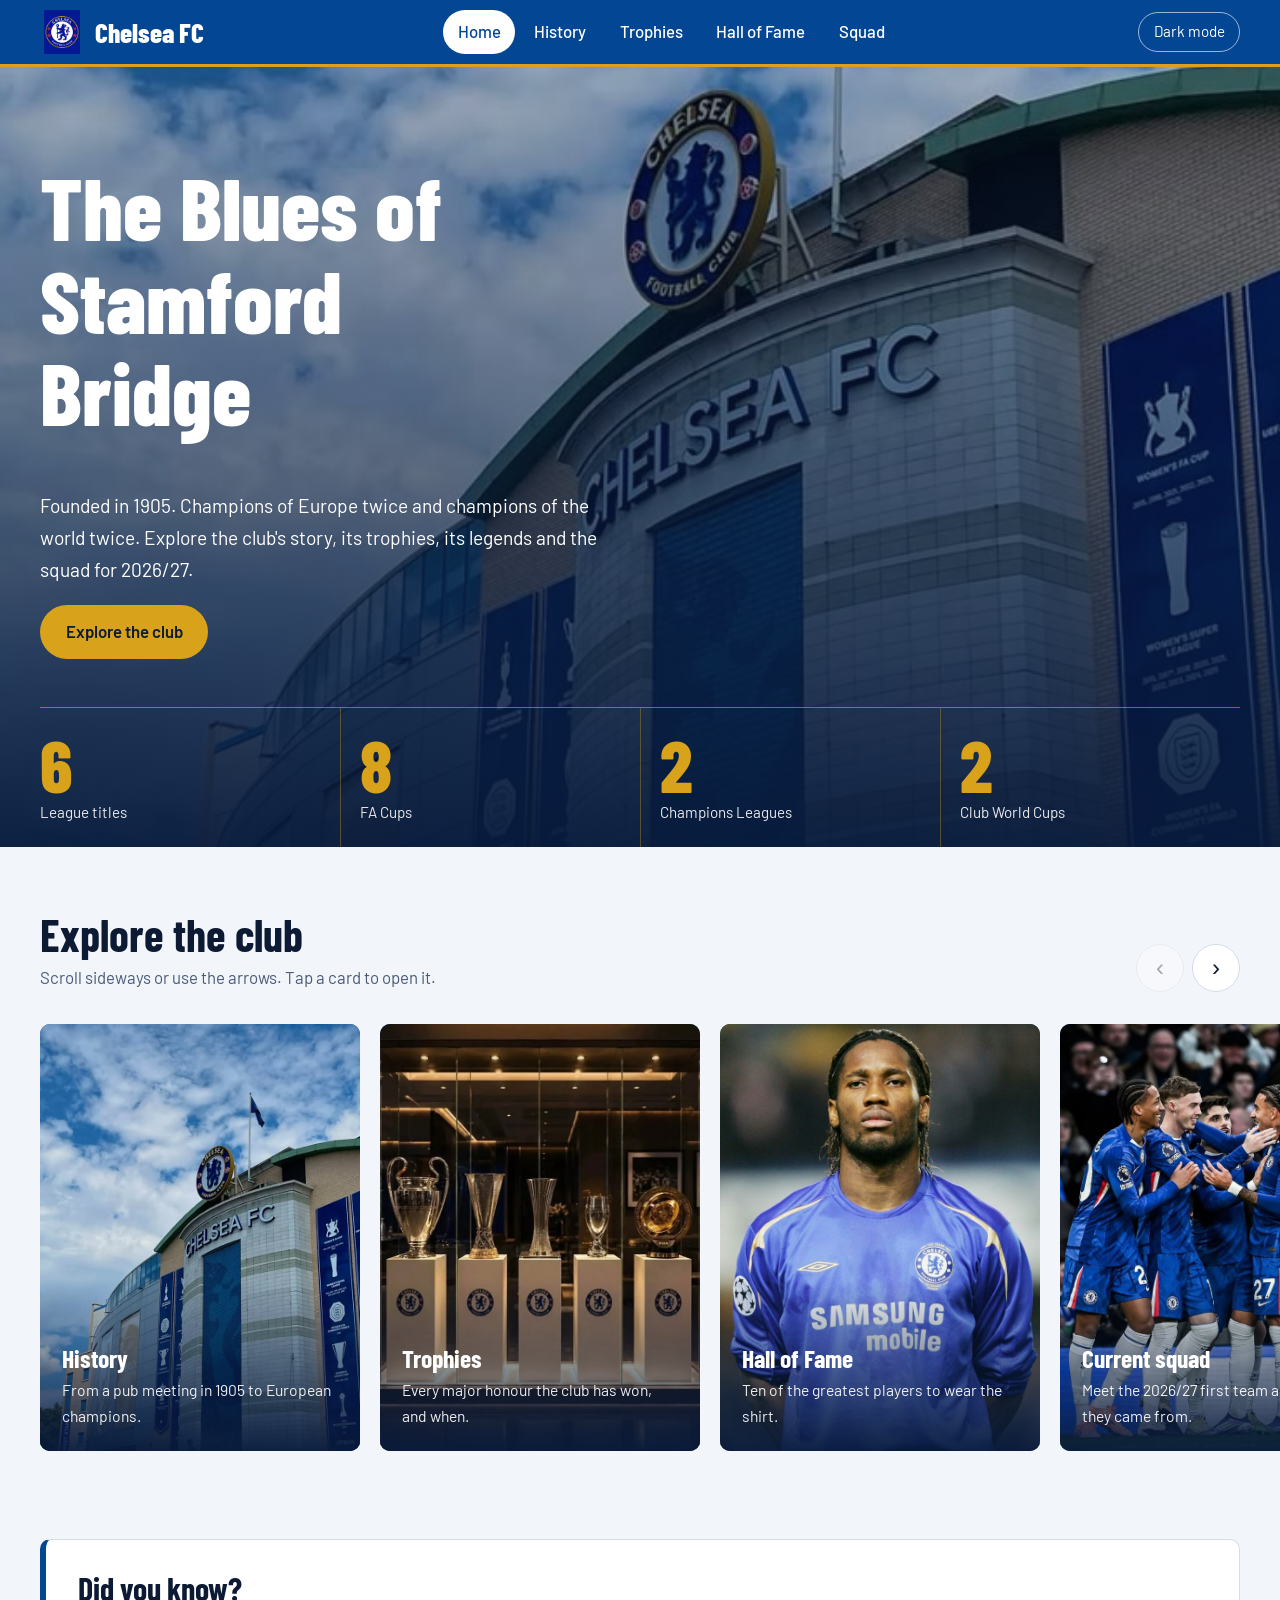
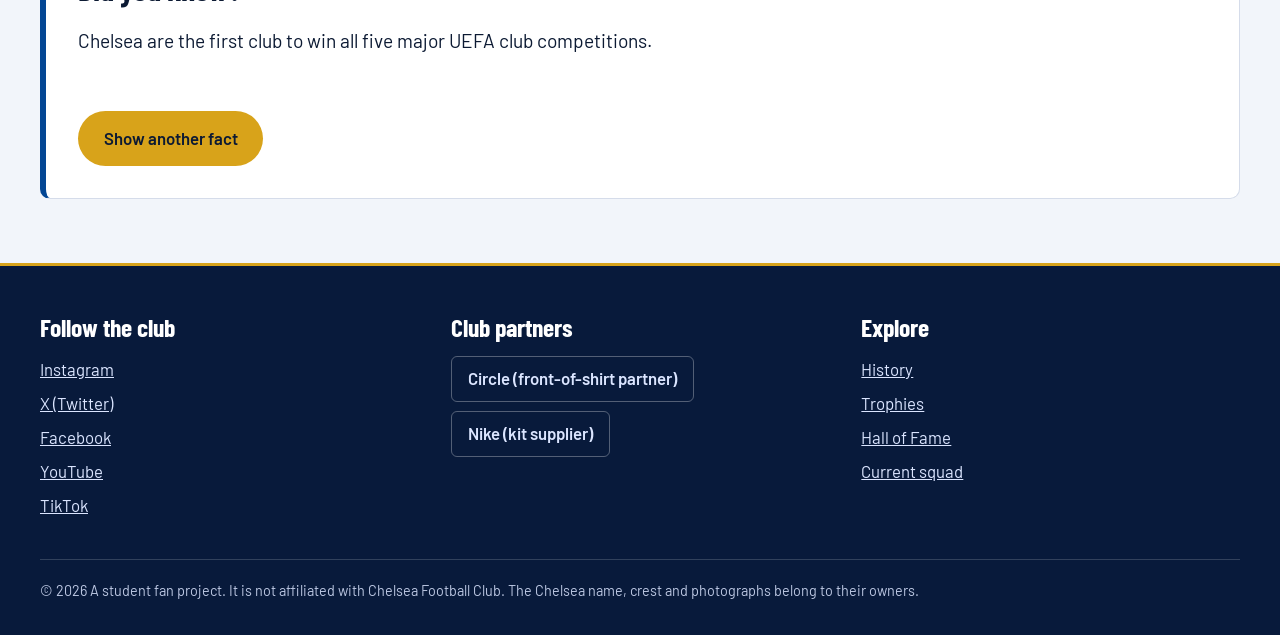
<file: index.html>
<!DOCTYPE html>
<html lang="en">
<head>
  <meta charset="UTF-8">
  <meta name="viewport" content="width=device-width, initial-scale=1">
  <meta name="theme-color" content="#034694">
  <meta name="description" content="A fan-made guide to Chelsea FC: history, trophies, club legends and the 2026/27 squad.">
  <title>Chelsea FC | The Blues of Stamford Bridge</title>

  <!-- Fonts from Google Fonts. Page still works if offline -->
  <link rel="preconnect" href="https://fonts.googleapis.com">
  <link rel="preconnect" href="https://fonts.gstatic.com" crossorigin>
  <link href="https://fonts.googleapis.com/css2?family=Barlow:wght@400;500;600&family=Barlow+Condensed:wght@600;700;800&display=swap" rel="stylesheet">

  <link rel="stylesheet" href="style.css">
</head>

<body data-page="home">
  <a class="skip-link" href="#main">Skip to main content</a>

  <!-- HEADER AND NAVIGATION -->
  <header class="site-header">
    <div class="container header-inner">
      <a class="brand" href="index.html">
      
        <img class="brand-logo" src="images/logo.jpg" alt="Chelsea FC logo" width="44" height="44">
        <span class="brand-name">Chelsea FC</span>
      </a>

      <button id="nav-toggle" class="nav-toggle" type="button" aria-expanded="false" aria-controls="site-nav">Menu</button>

      <nav id="site-nav" class="site-nav" aria-label="Main">
        <ul>
          <li><a href="index.html" data-nav="home">Home</a></li>
          <li><a href="details.html?section=history" data-nav="history">History</a></li>
          <li><a href="details.html?section=trophies" data-nav="trophies">Trophies</a></li>
          <li><a href="details.html?section=halloffame" data-nav="halloffame">Hall of Fame</a></li>
          <li><a href="details.html?section=squad" data-nav="squad">Squad</a></li>
        </ul>
      </nav>

      <button id="theme-toggle" class="theme-toggle" type="button" aria-pressed="false">Dark mode</button>
    </div>
  </header>

  <main id="main">

    <!-- HERO -->
    <section class="hero" aria-labelledby="hero-title">
      <img class="hero-img" src="images/chelsea club.jpg" alt="Chelsea Stadium">
      <div class="hero-overlay"></div>

      <div class="container hero-inner">
        <h1 id="hero-title">The Blues of Stamford Bridge</h1>
        <p>Founded in 1905. Champions of Europe twice and champions of the world twice. Explore the club's story, its trophies, its legends and the squad for 2026/27.</p>
        <a class="btn" href="#explore">Explore the club</a>
      </div>

      <!-- The numbers below are filled in from data.js by script.js.
     The numbers typed here are only used if JavaScript is switched off. -->
      <ul id="trophy-strip" class="container trophy-strip" aria-label="Chelsea honours at a glance">
        <li><span class="count" data-trophy="league">6</span><span class="count-label">League titles</span></li>
        <li><span class="count" data-trophy="facup">8</span><span class="count-label">FA Cups</span></li>
        <li><span class="count" data-trophy="ucl">2</span><span class="count-label">Champions Leagues</span></li>
        <li><span class="count" data-trophy="clubworldcup">2</span><span class="count-label">Club World Cups</span></li>
      </ul>
    </section>

    <!-- CARDS (scroll left to right)  -->
    <section id="explore" class="explore" aria-labelledby="explore-title">
      <div class="container">
        <div class="section-head">
          <div>
            <h2 id="explore-title">Explore the club</h2>
            <p>Scroll sideways or use the arrows. Tap a card to open it.</p>
          </div>
          <div class="slider-controls">
            <button id="prev-btn" type="button" aria-label="Scroll cards left">&#8249;</button>
            <button id="next-btn" type="button" aria-label="Scroll cards right">&#8250;</button>
          </div>
        </div>
      </div>

      <div id="cards-track" class="cards-track" tabindex="0" aria-label="Chelsea topics, scroll sideways for more">

        <!-- CARD 1: History -->
        <article class="card">
          <img class="card-img" src="images/chelsea club.jpg" alt="Stamford Bridge stadium">
          <div class="card-body">
            <h3><a href="details.html?section=history">History</a></h3>
            <p>From a pub meeting in 1905 to European champions.</p>
          </div>
        </article>

        <!-- CARD 2: Trophies -->
        <article class="card">
          <img class="card-img" src="images/trophies.jpg" alt="Chelsea trophies">
          <div class="card-body">
            <h3><a href="details.html?section=trophies">Trophies</a></h3>
            <p>Every major honour the club has won, and when.</p>
          </div>
        </article>

        <!-- CARD 3: Hall of Fame -->
        <article class="card">
          <img class="card-img" src="images/drogba.jpg" alt="Didier Drogba celebrating">
          <div class="card-body">
            <h3><a href="details.html?section=halloffame">Hall of Fame</a></h3>
            <p>Ten of the greatest players to wear the shirt.</p>
          </div>
        </article>

        <!-- CARD 4: Current squad -->
        <article class="card">
          <img class="card-img" src="images/squad.jpg" alt="The Chelsea squad">
          <div class="card-body">
            <h3><a href="details.html?section=squad">Current squad</a></h3>
            <p>Meet the 2026/27 first team and where they came from.</p>
          </div>
        </article>

      </div>
    </section>

    <!--  DID YOU KNOW  -->
    <div class="container">
      <aside class="fact-box" aria-labelledby="fact-title">
        <h2 id="fact-title">Did you know?</h2>
        <p id="fact-text" aria-live="polite">Chelsea are the first club to win all five major UEFA club competitions.</p>
        <button id="fact-btn" class="btn" type="button">Show another fact</button>
      </aside>
    </div>

  </main>

  <!-- FOOTER -->
  <footer class="site-footer">
    <div class="container">
      <div class="footer-grid">

        <section aria-labelledby="social-title">
          <h2 id="social-title">Follow the club</h2>
          <ul>
            <li><a href="https://www.instagram.com/chelseafc/" target="_blank" rel="noopener">Instagram</a></li>
            <li><a href="https://x.com/ChelseaFC" target="_blank" rel="noopener">X (Twitter)</a></li>
            <li><a href="https://www.facebook.com/ChelseaFC" target="_blank" rel="noopener">Facebook</a></li>
            <li><a href="https://www.youtube.com/@chelseafc" target="_blank" rel="noopener">YouTube</a></li>
            <li><a href="https://www.tiktok.com/@chelseafc" target="_blank" rel="noopener">TikTok</a></li>
          </ul>
        </section>

        <section aria-labelledby="sponsor-title">
          <h2 id="sponsor-title">Club partners</h2>
          
          <ul class="sponsor-list">
            <li>Circle (front-of-shirt partner)</li>
            <li>Nike (kit supplier)</li>
          </ul>
        </section>

        <section aria-labelledby="explore-footer-title">
          <h2 id="explore-footer-title">Explore</h2>
          <ul>
            <li><a href="details.html?section=history">History</a></li>
            <li><a href="details.html?section=trophies">Trophies</a></li>
            <li><a href="details.html?section=halloffame">Hall of Fame</a></li>
            <li><a href="details.html?section=squad">Current squad</a></li>
          </ul>
        </section>

      </div>

      <p class="footer-note">&copy; <span id="year">2026</span> A student fan project. It is not affiliated with Chelsea Football Club. The Chelsea name, crest and photographs belong to their owners.</p>
    </div>
  </footer>

  <button id="back-to-top" class="back-to-top" type="button" aria-label="Back to top" hidden>&#8593;</button>

  <!-- data.js must load BEFORE script.js because script.js uses the data -->
  <script src="data.js"></script>
  <script src="script.js"></script>
</body>
</html>
</file>
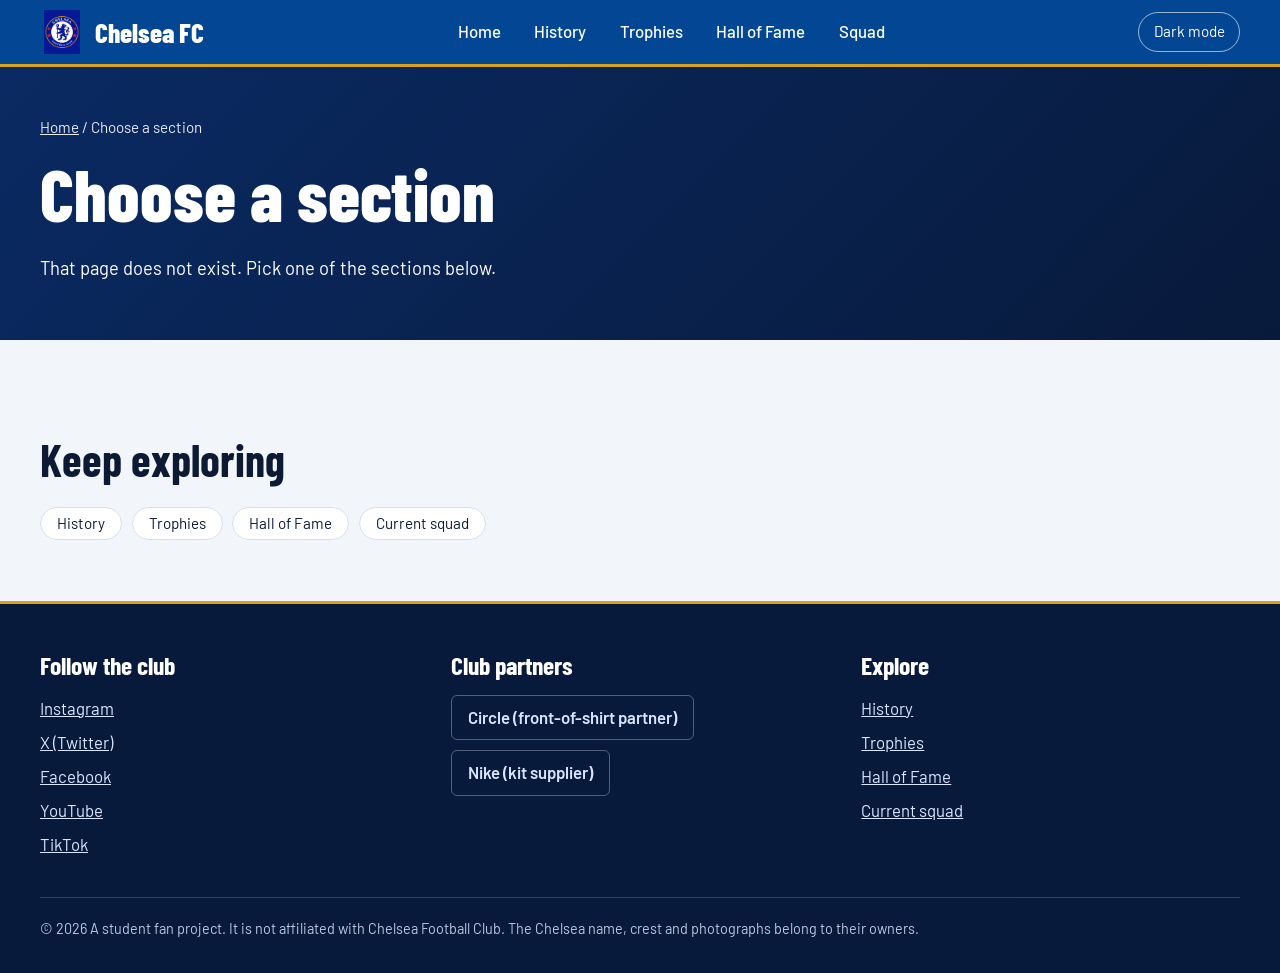
<file: details.html>
<!DOCTYPE html>
<html lang="en">
<head>
  <meta charset="UTF-8">
  <meta name="viewport" content="width=device-width, initial-scale=1">
  <meta name="theme-color" content="#034694">
  <title>Chelsea FC | Details</title>

  <link rel="preconnect" href="https://fonts.googleapis.com">
  <link rel="preconnect" href="https://fonts.gstatic.com" crossorigin>
  <link href="https://fonts.googleapis.com/css2?family=Barlow:wght@400;500;600&family=Barlow+Condensed:wght@600;700;800&display=swap" rel="stylesheet">

  <link rel="stylesheet" href="style.css">
</head>

<!--
  ONE PAGE, FOUR SECTIONS.
  The address decides what is shown:
    details.html?section=history
    details.html?section=trophies
    details.html?section=halloffame
    details.html?section=squad
  script.js reads the part after "?section=" and fills in the content below.
-->
<body data-page="details">
  <a class="skip-link" href="#main">Skip to main content</a>

  <!-- HEADER AND NAVIGATION -->
  <header class="site-header">
    <div class="container header-inner">
      <a class="brand" href="index.html">
        <img class="brand-logo" src="images/logo.jpg" alt="Chelsea FC logo" width="44" height="44">
        <span class="brand-name">Chelsea FC</span>
      </a>

      <button id="nav-toggle" class="nav-toggle" type="button" aria-expanded="false" aria-controls="site-nav">Menu</button>

      <nav id="site-nav" class="site-nav" aria-label="Main">
        <ul>
          <li><a href="index.html" data-nav="home">Home</a></li>
          <li><a href="details.html?section=history" data-nav="history">History</a></li>
          <li><a href="details.html?section=trophies" data-nav="trophies">Trophies</a></li>
          <li><a href="details.html?section=halloffame" data-nav="halloffame">Hall of Fame</a></li>
          <li><a href="details.html?section=squad" data-nav="squad">Squad</a></li>
        </ul>
      </nav>

      <button id="theme-toggle" class="theme-toggle" type="button" aria-pressed="false">Dark mode</button>
    </div>
  </header>

  <main id="main">

    <!-- Title banner (script.js fills in the title and intro) -->
    <section class="page-hero" aria-labelledby="page-title">
      <div class="container">
        <nav class="breadcrumb" aria-label="Breadcrumb">
          <a href="index.html">Home</a> / <span id="crumb">Details</span>
        </nav>
        <h1 id="page-title">Loading</h1>
        <p id="page-intro"></p>
      </div>
    </section>

    <!-- The main content for the chosen section  -->
    <div id="detail-content" class="container">
      <noscript>This page needs JavaScript to show its content. Please turn it on and refresh.</noscript>
    </div>

    <!-- Links to the other sections -->
    <section class="container more" aria-labelledby="more-title">
      <h2 id="more-title">Keep exploring</h2>
      <ul id="more-links"></ul>
    </section>

  </main>

  <!-- FOOTER  -->
  <footer class="site-footer">
    <div class="container">
      <div class="footer-grid">

        <section aria-labelledby="social-title">
          <h2 id="social-title">Follow the club</h2>
          <ul>
            <li><a href="https://www.instagram.com/chelseafc/" target="_blank" rel="noopener">Instagram</a></li>
            <li><a href="https://x.com/ChelseaFC" target="_blank" rel="noopener">X (Twitter)</a></li>
            <li><a href="https://www.facebook.com/ChelseaFC" target="_blank" rel="noopener">Facebook</a></li>
            <li><a href="https://www.youtube.com/@chelseafc" target="_blank" rel="noopener">YouTube</a></li>
            <li><a href="https://www.tiktok.com/@chelseafc" target="_blank" rel="noopener">TikTok</a></li>
          </ul>
        </section>

        <section aria-labelledby="sponsor-title">
          <h2 id="sponsor-title">Club partners</h2>
          <ul class="sponsor-list">
            <li>Circle (front-of-shirt partner)</li>
            <li>Nike (kit supplier)</li>
          </ul>
        </section>

        <section aria-labelledby="explore-footer-title">
          <h2 id="explore-footer-title">Explore</h2>
          <ul>
            <li><a href="details.html?section=history">History</a></li>
            <li><a href="details.html?section=trophies">Trophies</a></li>
            <li><a href="details.html?section=halloffame">Hall of Fame</a></li>
            <li><a href="details.html?section=squad">Current squad</a></li>
          </ul>
        </section>

      </div>

      <p class="footer-note">&copy; <span id="year">2026</span> A student fan project. It is not affiliated with Chelsea Football Club. The Chelsea name, crest and photographs belong to their owners.</p>
    </div>
  </footer>

  <button id="back-to-top" class="back-to-top" type="button" aria-label="Back to top" hidden>&#8593;</button>

  <script src="data.js"></script>
  <script src="script.js"></script>
</body>
</html>
</file>
<file: style.css>
/* =====================================================================
   style.css - how the Chelsea website looks
   Sections:
   1. Design tokens (colours, fonts)   6. Home page
   2. Base styles                       7. Details pages
   3. Header and navigation             8. Footer
   4. Buttons and small parts           9. Light/dark and small screens
   5. Images and fallbacks
   ===================================================================== */

/* ---------- 1. DESIGN TOKENS ---------- */

:root {
  --blue: #034694; /* Chelsea blue */
  --blue-deep: #0a2a63;
  --navy: #081a3b;
  --gold: #d8a31a;

  --bg: #f2f5fa;
  --surface: #ffffff;
  --ink: #0c1a33;
  --muted: #4b5b78;
  --line: #d5dcea;
  --accent-text: #034694; /* blue text on light backgrounds */

  --radius: 10px;
  --font-display: "Barlow Condensed", "Arial Narrow", Arial, sans-serif;
  --font-body:
    "Barlow", system-ui, -apple-system, "Segoe UI", Arial, sans-serif;
}

/* Dark mode: JavaScript sets data-theme="dark" on the <html> tag */

:root[data-theme="dark"] {
  --bg: #07142c;
  --surface: #0f2147;
  --ink: #eef3ff;
  --muted: #a9b8d6;
  --line: #223a6e;
  --accent-text: #8fb8ff;
}

/* ---------- 2. BASE STYLES ---------- */

*,
*::before,
*::after {
  box-sizing: border-box;
}

html {
  scroll-behavior: smooth;
}

body {
  margin: 0;
  font-family: var(--font-body);
  font-size: 1.05rem;
  line-height: 1.65;
  color: var(--ink);
  background: var(--bg);
}

img {
  display: block;
  max-width: 100%;
}

h1,
h2,
h3 {
  font-family: var(--font-display);
  font-weight: 700;
  line-height: 1.05;
  margin: 0 0 0.6em;
}

h1 {
  font-size: clamp(2.8rem, 7vw, 5.5rem);
  font-weight: 800;
}

h2 {
  font-size: clamp(2rem, 4vw, 2.8rem);
}

h3 {
  font-size: 1.6rem;
}

p {
  margin: 0 0 1em;
}

a {
  color: var(--accent-text);
}

ul {
  padding: 0;
  margin: 0;
  list-style: none;
}

.container {
  width: min(1200px, calc(100% - 2.5rem));
  margin-inline: auto;
}

:focus-visible {
  outline: 3px solid var(--gold);
  outline-offset: 3px;
}

.skip-link {
  position: absolute;
  left: 1rem;
  top: -4rem;
  background: var(--gold);
  color: #0c1a33;
  padding: 0.6rem 1rem;
  border-radius: 6px;
  z-index: 100;
}

.skip-link:focus {
  top: 1rem;
}

/* ---------- 3. HEADER AND NAVIGATION ---------- */

.site-header {
  position: sticky;
  top: 0;
  z-index: 50;
  background: var(--blue);
  color: #fff;
  border-bottom: 3px solid var(--gold);
}

.header-inner {
  display: flex;
  align-items: center;
  justify-content: space-between;
  gap: 1rem;
  padding-block: 0.6rem;
}

.brand {
  display: flex;
  align-items: center;
  gap: 0.7rem;
  color: #fff;
  text-decoration: none;
}

.brand-logo {
  width: 44px;
  height: 44px;
  object-fit: contain;
}

.brand-name {
  font-family: var(--font-display);
  font-weight: 800;
  font-size: 1.7rem;
}

.site-nav ul {
  display: flex;
  gap: 0.3rem;
}

.site-nav a {
  display: block;
  padding: 0.5rem 0.9rem;
  border-radius: 999px;
  color: #fff;
  text-decoration: none;
  font-weight: 500;
  transition: background 0.2s;
}

.site-nav a:hover {
  background: rgba(255, 255, 255, 0.15);
}

.site-nav a.active {
  background: #fff;
  color: var(--blue);
}

.nav-toggle,
.theme-toggle {
  font: inherit;
  font-size: 0.95rem;
  cursor: pointer;
  color: #fff;
  background: transparent;
  border: 1.5px solid rgba(255, 255, 255, 0.6);
  border-radius: 999px;
  padding: 0.4rem 0.9rem;
}

.nav-toggle:hover,
.theme-toggle:hover {
  background: rgba(255, 255, 255, 0.15);
}

.nav-toggle {
  display: none;
}

/* ---------- 4. BUTTONS AND SMALL PARTS ---------- */

.btn {
  display: inline-block;
  cursor: pointer;
  border: 0;
  font: inherit;
  font-weight: 600;
  text-decoration: none;
  background: var(--gold);
  color: #0c1a33;
  padding: 0.85rem 1.6rem;
  border-radius: 999px;
  transition: transform 0.2s;
}

.btn:hover {
  transform: translateY(-2px);
}

.link-btn {
  font: inherit;
  font-weight: 600;
  cursor: pointer;
  background: none;
  border: 0;
  padding: 0;
  color: var(--accent-text);
  text-decoration: underline;
}

.chip {
  font: inherit;
  font-size: 0.95rem;
  cursor: pointer;
  background: var(--surface);
  color: var(--ink);
  border: 1.5px solid var(--line);
  border-radius: 999px;
  padding: 0.4rem 1rem;
  text-decoration: none;
}

.chip:hover {
  border-color: var(--blue);
}

.chip[aria-pressed="true"] {
  background: var(--blue);
  border-color: var(--blue);
  color: #fff;
}

.back-to-top {
  position: fixed;
  right: 1.2rem;
  bottom: 1.2rem;
  z-index: 40;
  width: 3rem;
  height: 3rem;
  border-radius: 50%;
  background: var(--gold);
  color: #0c1a33;
  border: 0;
  font-size: 1.4rem;
  font-weight: 700;
  cursor: pointer;
}

/* ---------- 5. IMAGES AND FALLBACKS ----------
   If one of your images is missing, JavaScript adds the class
   "img-missing" and the blue background underneath shows instead.
*/

.img-missing {
  display: none;
}

/* ---------- 6. HOME PAGE ---------- */

.hero {
  position: relative;
  display: flex;
  flex-direction: column;
  justify-content: flex-end;
  min-height: min(88vh, 780px);
  overflow: hidden;
  color: #fff;
  background: linear-gradient(135deg, var(--blue-deep), var(--navy));
}

.hero-img {
  position: absolute;
  inset: 0;
  width: 100%;
  height: 100%;
  object-fit: cover;
}

.hero-overlay {
  position: absolute;
  inset: 0;
  background: linear-gradient(
    to top,
    rgba(8, 26, 59, 0.95) 0%,
    rgba(8, 26, 59, 0.55) 55%,
    rgba(8, 26, 59, 0.25) 100%
  );
}

.hero-inner {
  position: relative;
  padding-block: 4rem 2rem;
  max-width: 1200px;
}

.hero-inner h1 {
  max-width: 12ch;
}

.hero-inner p {
  max-width: 52ch;
  font-size: 1.2rem;
}

/* The trophy shelf at the bottom of the hero */

.trophy-strip {
  position: relative;
  display: grid;
  grid-template-columns: repeat(4, 1fr);
  border-top: 1px solid rgba(216, 163, 26, 0.6);
  margin-top: 1rem;
}

.trophy-strip li {
  padding: 1.2rem 1rem 1.4rem 0;
}

.trophy-strip li + li {
  padding-left: 1.2rem;
  border-left: 1px solid rgba(216, 163, 26, 0.35);
}

.count {
  display: block;
  font-family: var(--font-display);
  font-weight: 800;
  font-size: clamp(2.6rem, 6vw, 4.5rem);
  line-height: 1;
  color: var(--gold);
}

.count-label {
  display: block;
  font-size: 0.95rem;
  opacity: 0.9;
}

.explore {
  padding-block: 4rem 2rem;
}

.section-head {
  display: flex;
  align-items: flex-end;
  justify-content: space-between;
  gap: 1rem;
  margin-bottom: 1.5rem;
}

.section-head h2 {
  margin: 0;
}

.section-head p {
  margin: 0.4rem 0 0;
  color: var(--muted);
}

.slider-controls {
  display: flex;
  gap: 0.5rem;
}

.slider-controls button {
  width: 3rem;
  height: 3rem;
  border-radius: 50%;
  cursor: pointer;
  font-size: 1.5rem;
  line-height: 1;
  background: var(--surface);
  color: var(--ink);
  border: 1.5px solid var(--line);
}

.slider-controls button:hover:not(:disabled) {
  background: var(--blue);
  color: #fff;
  border-color: var(--blue);
}

.slider-controls button:disabled {
  opacity: 0.35;
  cursor: default;
}

/* The left-to-right scrolling row of cards */

.cards-track {
  --edge: max(1.25rem, calc((100vw - 1200px) / 2));
  display: flex;
  gap: 1.25rem;
  overflow-x: auto;
  padding: 0.5rem var(--edge) 1.5rem;
  scroll-snap-type: x mandatory;
  scroll-padding-inline: var(--edge);
  scrollbar-width: thin;
}

.card {
  position: relative;
  flex: 0 0 min(320px, 78vw);
  aspect-ratio: 3 / 4;
  scroll-snap-align: start;
  overflow: hidden;
  border-radius: var(--radius);
  background: linear-gradient(160deg, var(--blue), var(--navy));
  color: #fff;
}

.card-img {
  position: absolute;
  inset: 0;
  width: 100%;
  height: 100%;
  object-fit: cover;
  transition: transform 0.4s;
}

.card:hover .card-img {
  transform: scale(1.04);
}

.card-body {
  position: absolute;
  inset: auto 0 0 0;
  padding: 4rem 1.4rem 1.4rem;
  background: linear-gradient(
    to top,
    rgba(8, 26, 59, 0.95),
    rgba(8, 26, 59, 0)
  );
}

.card-body h3 {
  margin-bottom: 0.3rem;
}

.card-body h3 a {
  color: #fff;
  text-decoration: none;
}

.card-body h3 a::after {
  content: "";
  position: absolute;
  inset: 0;
} /* makes the whole card clickable */

.card-body p {
  margin: 0;
  font-size: 0.98rem;
  opacity: 0.92;
}

.card:focus-within {
  outline: 3px solid var(--gold);
  outline-offset: 3px;
}

.fact-box {
  margin-block: 2rem 4rem;
  padding: 2rem;
  border-radius: var(--radius);
  background: var(--surface);
  border: 1px solid var(--line);
  border-left: 6px solid var(--blue);
}

.fact-box h2 {
  font-size: 2rem;
}

.fact-box p {
  font-size: 1.2rem;
  max-width: 60ch;
  min-height: 3.5em;
}

/* ---------- 7. DETAILS PAGES ---------- */

.page-hero {
  background: linear-gradient(135deg, var(--blue-deep), var(--navy));
  color: #fff;
  padding-block: 3rem 3.5rem;
}

.page-hero h1 {
  font-size: clamp(2.6rem, 6vw, 4.5rem);
  margin-bottom: 0.3em;
}

.page-hero p {
  max-width: 60ch;
  font-size: 1.15rem;
  margin: 0;
}

.breadcrumb {
  font-size: 0.95rem;
  margin-bottom: 1rem;
  opacity: 0.9;
}

.breadcrumb a {
  color: #fff;
}

#detail-content {
  padding-block: 3rem;
}

#detail-content section {
  margin-bottom: 4rem;
}

.split {
  display: grid;
  grid-template-columns: minmax(0, 1.1fr) minmax(0, 1fr);
  gap: 2.5rem;
  align-items: start;
}

.photo {
  position: relative;
  margin: 0;
  overflow: hidden;
  border-radius: var(--radius);
  background: linear-gradient(160deg, var(--blue), var(--navy));
  min-height: 260px;
}

.photo img {
  width: 100%;
  height: 100%;
  object-fit: cover;
}

.photo figcaption {
  padding: 0.7rem 1rem;
  font-size: 0.9rem;
  background: var(--surface);
  color: var(--muted);
}

.facts {
  display: grid;
  grid-template-columns: auto 1fr;
  gap: 0.6rem 1.5rem;
  margin: 1.5rem 0 0;
}

.facts dt {
  font-weight: 600;
  color: var(--muted);
}

.facts dd {
  margin: 0;
}

/* Timeline */

.timeline-years {
  display: flex;
  gap: 0.5rem;
  overflow-x: auto;
  padding-bottom: 0.6rem;
}

.timeline-panel {
  margin-top: 1rem;
  padding: 1.6rem;
  border-radius: var(--radius);
  background: var(--surface);
  border: 1px solid var(--line);
  border-left: 6px solid var(--gold);
}

.timeline-panel h3 {
  margin-bottom: 0.4rem;
}

.timeline-panel p {
  margin: 0;
  max-width: 62ch;
}

.leadership {
  display: grid;
  gap: 1.2rem;
  grid-template-columns: repeat(auto-fit, minmax(260px, 1fr));
}

.leadership article {
  padding: 1.4rem;
  background: var(--surface);
  border: 1px solid var(--line);
  border-radius: var(--radius);
}

.leadership h3 {
  font-size: 1.4rem;
}

.leadership p {
  margin: 0;
  color: var(--muted);
}

/* Trophies */

.filter-row {
  display: flex;
  flex-wrap: wrap;
  gap: 0.5rem;
  margin-bottom: 1.5rem;
}

.trophy-total {
  display: flex;
  align-items: baseline;
  gap: 0.8rem;
  margin: 2rem 0 1.5rem;
}

.trophy-total strong {
  font-family: var(--font-display);
  font-size: 4rem;
  line-height: 1;
  color: var(--accent-text);
}

.trophy-grid {
  display: grid;
  gap: 1.2rem;
  grid-template-columns: repeat(auto-fill, minmax(250px, 1fr));
}

.trophy {
  padding: 1.4rem;
  background: var(--surface);
  border: 1px solid var(--line);
  border-radius: var(--radius);
}

.trophy-count {
  font-family: var(--font-display);
  font-weight: 800;
  font-size: 3.4rem;
  line-height: 1;
  margin: 0;
  color: var(--accent-text);
}

.trophy h3 {
  margin: 0.2rem 0 0.4rem;
  font-size: 1.5rem;
}

.trophy-note {
  color: var(--muted);
  font-size: 0.97rem;
}

.trophy-years {
  margin: 0.8rem 0 0;
  font-weight: 600;
}

/* Hall of fame */

.jump-links {
  display: flex;
  flex-wrap: wrap;
  gap: 0.5rem;
  margin-bottom: 2rem;
}

.legend {
  display: grid;
  grid-template-columns: 260px minmax(0, 1fr);
  gap: 2rem;
  padding-block: 2rem;
  border-top: 1px solid var(--line);
  scroll-margin-top: 5rem;
}

.legend-photo {
  position: relative;
  margin: 0;
  aspect-ratio: 4 / 5;
  overflow: hidden;
  border-radius: var(--radius);
  background: linear-gradient(160deg, var(--blue), var(--navy));
  display: grid;
  place-items: center;
}

.legend-photo::before {
  content: attr(data-initials);
  font-family: var(--font-display);
  font-size: 4rem;
  font-weight: 800;
  color: rgba(255, 255, 255, 0.5);
}

.legend-photo img {
  position: absolute;
  inset: 0;
  width: 100%;
  height: 100%;
  object-fit: cover;
}

.legend h3 {
  font-size: 2.2rem;
  margin-bottom: 0.2rem;
}

.legend-meta {
  color: var(--muted);
  margin-bottom: 1rem;
}

.legend-stats {
  display: flex;
  flex-wrap: wrap;
  gap: 0.6rem 2rem;
  margin: 1.2rem 0;
}

.legend-stats div {
  min-width: 6rem;
}

.legend-stats dt {
  font-size: 0.9rem;
  color: var(--muted);
}

.legend-stats dd {
  margin: 0;
  font-family: var(--font-display);
  font-weight: 700;
  font-size: 1.8rem;
  line-height: 1.1;
}

.honours {
  margin: 1rem 0 0;
  padding-left: 1.2rem;
  list-style: disc;
}

.honours li {
  margin-bottom: 0.3rem;
}

/* Squad */

.squad-controls {
  display: flex;
  flex-wrap: wrap;
  align-items: center;
  gap: 1rem;
  margin-bottom: 1rem;
}

.squad-controls input {
  font: inherit;
  padding: 0.55rem 1rem;
  min-width: 240px;
  border: 1.5px solid var(--line);
  border-radius: 999px;
  background: var(--surface);
  color: var(--ink);
}

.squad-count {
  color: var(--muted);
  margin-bottom: 1.2rem;
}

.squad-list {
  display: grid;
  gap: 1rem;
  grid-template-columns: repeat(auto-fill, minmax(330px, 1fr));
}

.player {
  padding: 1.4rem;
  background: var(--surface);
  border: 1px solid var(--line);
  border-radius: var(--radius);
  border-top: 4px solid var(--blue);
}

.player h3 {
  margin-bottom: 0.1rem;
  font-size: 1.7rem;
}

.player-meta {
  color: var(--muted);
  font-size: 0.95rem;
  margin-bottom: 0.8rem;
}

.player-from {
  font-weight: 600;
  margin-bottom: 0.4rem;
}

.player p:last-child {
  margin: 0;
}

.more {
  padding-bottom: 4rem;
}

.more ul {
  display: flex;
  flex-wrap: wrap;
  gap: 0.6rem;
}

/* ---------- 8. FOOTER ---------- */

.site-footer {
  background: var(--navy);
  color: #dbe5ff;
  padding-block: 3rem 2rem;
  border-top: 3px solid var(--gold);
}

.footer-grid {
  display: grid;
  gap: 2rem;
  grid-template-columns: repeat(auto-fit, minmax(240px, 1fr));
}

.site-footer h2 {
  font-size: 1.6rem;
  color: #fff;
}

.site-footer a {
  color: #dbe5ff;
}

.site-footer li {
  margin-bottom: 0.4rem;
}

.sponsor-list {
  display: flex;
  flex-wrap: wrap;
  gap: 0.6rem;
}

.sponsor-list li {
  padding: 0.5rem 1rem;
  margin: 0;
  border: 1px solid rgba(255, 255, 255, 0.3);
  border-radius: 6px;
  font-weight: 600;
}

.footer-note {
  margin: 2rem 0 0;
  padding-top: 1.2rem;
  border-top: 1px solid rgba(255, 255, 255, 0.2);
  font-size: 0.9rem;
  opacity: 0.85;
}

/* ---------- 9. SMALL SCREENS AND ACCESSIBILITY ---------- */

@media (max-width: 860px) {
  .nav-toggle {
    display: inline-block;
  }

  .site-nav {
    display: none;
    position: absolute;
    left: 0;
    right: 0;
    top: 100%;
    background: var(--blue);
    padding: 0.8rem 1.25rem 1.2rem;
    border-bottom: 3px solid var(--gold);
  }

  .site-nav.open {
    display: block;
  }

  .site-nav ul {
    flex-direction: column;
  }

  .header-inner {
    position: relative;
  }

  .split {
    grid-template-columns: 1fr;
  }

  .legend {
    grid-template-columns: 1fr;
  }

  .legend-photo {
    max-width: 260px;
  }

  .trophy-strip {
    grid-template-columns: repeat(2, 1fr);
  }

  .trophy-strip li:nth-child(3) {
    padding-left: 0;
    border-left: 0;
  }

  .brand-name {
    font-size: 1.4rem;
  }
}

@media (prefers-reduced-motion: reduce) {
  html {
    scroll-behavior: auto;
  }

  * {
    transition: none !important;
  }
}
</file>
